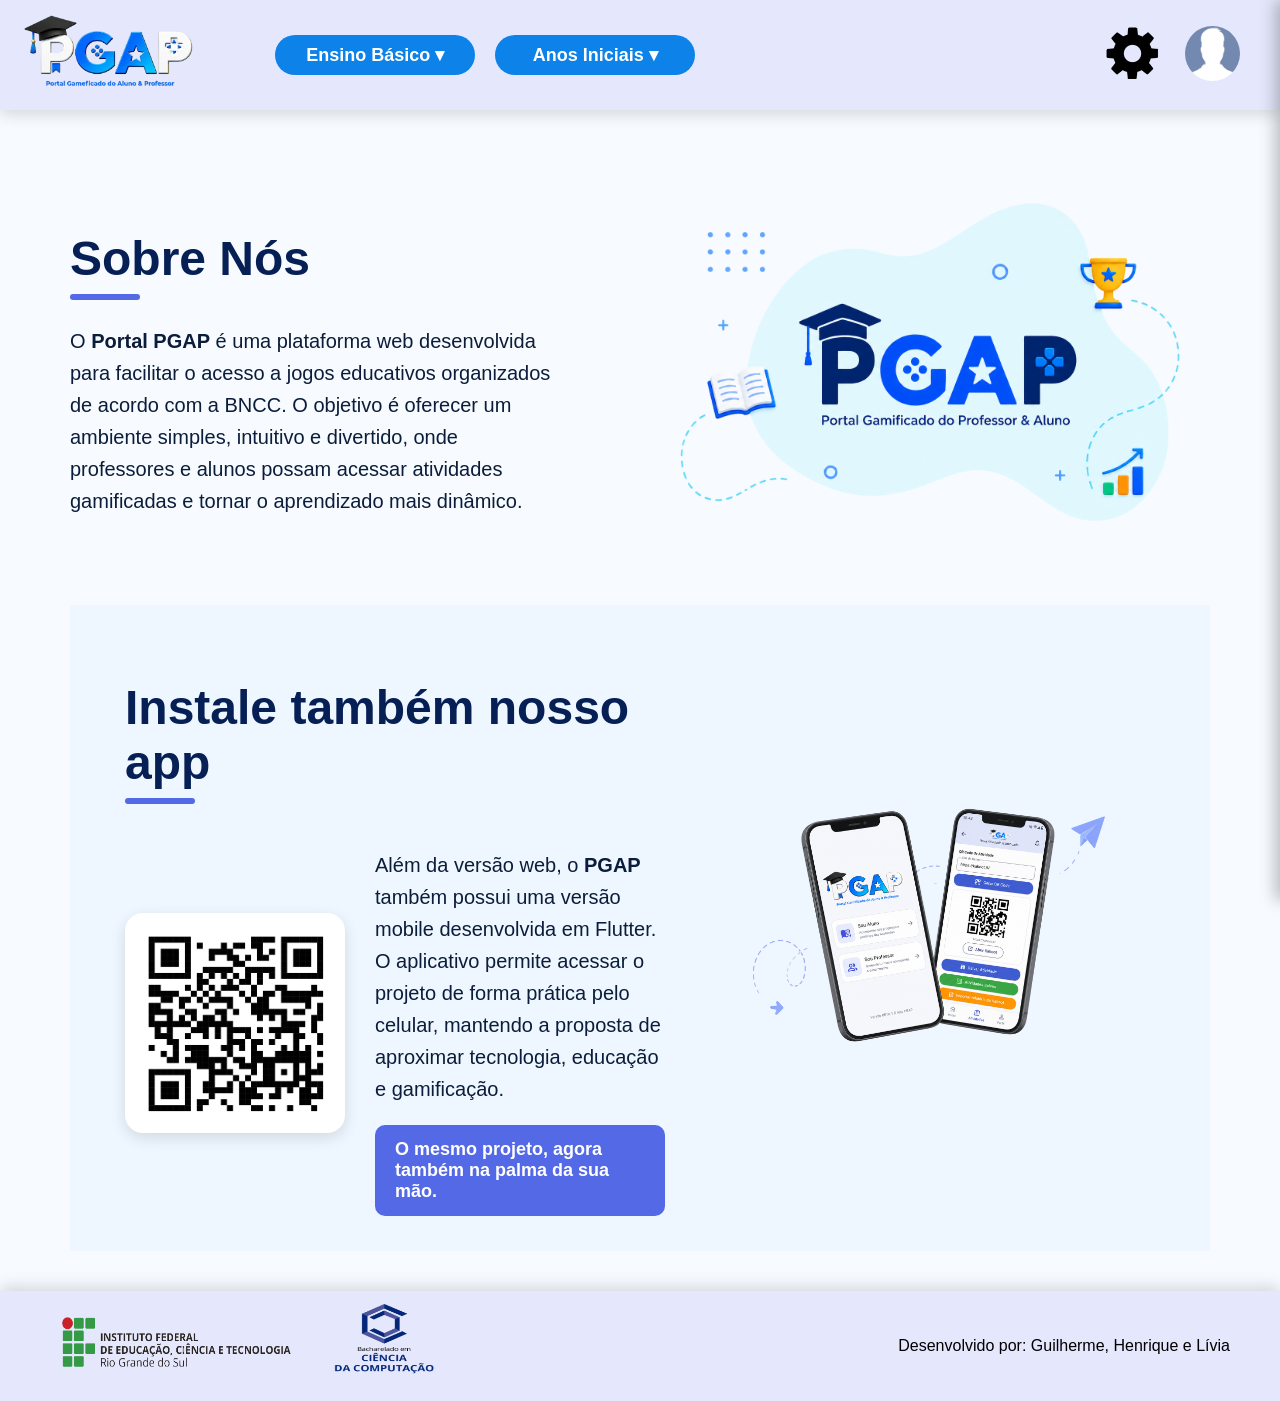
<file: index.html>
<!DOCTYPE html>
<!--[if lt IE 7]>      <html class="no-js lt-ie9 lt-ie8 lt-ie7"> <![endif]-->
<!--[if IE 7]>         <html class="no-js lt-ie9 lt-ie8"> <![endif]-->
<!--[if IE 8]>         <html class="no-js lt-ie9"> <![endif]-->
<!--[if gt IE 8]>      <html class="no-js"> <!--<![endif]-->
<html>
    <head>
        <meta charset="utf-8">
        <meta http-equiv="X-UA-Compatible" content="IE=edge">
        <title>PGAP web</title>
        <meta name="description" content="">
        <meta name="viewport" content="width=device-width, initial-scale=1">
        <link rel="stylesheet" href="pgapweb.css">
        <link rel="stylesheet" href="modoescuro.css">
        <link rel="stylesheet" href="moldecard.css">
        <link rel="stylesheet" href="header.css">
    </head>

    <body>

         <!-- Header -->
<header>

<a href="#" class="logopgap-link" id="logoHome">
    <img src="Imagens/logo_pgap.png" alt="Logo PGAP" class="logo_pgap">
</a>

<nav class="header_menu">  <!-- Utilizamos nav por ser um menu de navegação -->

<div class="ebasico-dropdown">
        <button class="botao-ebasico" id="botaoEnsinoBasico">Ensino Básico ▾</button>

        <div class="opcoes-ebasico">
            <button id="botaoCriancas">Crianças pequenas (0 - 5 anos)</button>
        </div>
    </div>

   <div class="anosini-dropdown">
        <button class="botao-anosini" id="botaoAnosIniciais">Anos Iniciais ▾</button>

        <div class="opcoes-anosini">
            <button id="botao1ano">1° Ano</button>
            <button id="botao2ano">2° Ano</button>
            <button id="botao3ano">3° Ano</button>
        </div>
    </div>  

</nav>

<div class="config">
    <img src="Imagens/configuracao.png.png" alt="Configurações" class="icone_config" id="botao_config">
</div>

<div class="perfil">
    <img src="Imagens/avatar_semrosto.png" alt="Perfil" class="avatar" id="avatarPerfil">
    <input type="file" id="SelecionarImagem" accept="image/*">
</div>

</header>

<!-- Drawer de configurações -->
<div id="drawerConfig" class="drawer-config">
    <div class="Voltar">
    <img src="Imagens/seta.png" alt="Seta_Voltar" class="seta_voltar" id="botao_voltar">

    <div class="opcao-tema">
    <p>Modo escuro</p>

    <label class="escolha">
        <input type="checkbox" id="escolhaTema">  <!-- Label pra envolver o botao (deixar clicavel) -->
        <span class="slider"></span>
    </label>
</div>

    </div>
     </div>


<!-- Main -->

<main id="conteudo">

    <!-- Tela Principal -->
    <section class="tela ativa conteudo-principal" id="tela-principal">

        <section class="sobre-nos">
            <div class="texto-sobre">
                <h1>Sobre Nós</h1>
                <div class="linha-titulo"></div>

                <p>
                    O <strong>Portal PGAP</strong> é uma plataforma web desenvolvida para
                    facilitar o acesso a jogos educativos organizados de acordo com a
                    BNCC. O objetivo é oferecer um ambiente simples, intuitivo e divertido,
                    onde professores e alunos possam acessar atividades gamificadas e
                    tornar o aprendizado mais dinâmico.
                </p>
            </div>

            <div class="imagem-sobre">
                <img src="Imagens/sobrenos.png" alt="Ilustração do projeto PGAP">
            </div>
        </section>

        <section class="app-pgap">
            <div class="info-app">
                <h2>Instale também nosso app</h2>
                <div class="linha-titulo"></div>

                <div class="app-conteudo">
                    <img class="qr-code" src="Imagens/qrcode.png" alt="qr code para baixar o app PGAP">

                    <div class="texto-app">
                        <p>
                            Além da versão web, o <strong>PGAP</strong> também possui uma versão
                            mobile desenvolvida em Flutter. O aplicativo permite acessar o projeto
                            de forma prática pelo celular, mantendo a proposta de aproximar
                            tecnologia, educação e gamificação.
                        </p>

                        <div class="destaque-app">
                            O mesmo projeto, agora também na palma da sua mão.
                        </div>
                    </div>
                </div>
            </div>

            <div class="imagem-app">
                <img src="Imagens/apppgap.png" alt="Imagem do aplicativo PGAP">
            </div>
        </section>

    </section>

    <!-- Tela Crianças Pequenas -->

    <section class="tela tela-jogos" id="tela-criancas">  <!-- o tela tela é pro queryselector achar a tela no js -->

    <div class="cabecalho-tela-jogos">
        <h1>Crianças pequenas</h1>
        <p>Jogos educativos para crianças de 0 a 5 anos, com foco em percepção visual, cores, formas e primeiros aprendizados.</p>
    </div>

    <div class="cards-jogos">

        <div class="card-jogo"

onclick="abrirMoldeJogo(

'Jogo das Sombras',

'Imagens/jogosombras.png',

'EI03CG05 e EI03ET01',

'Desenvolver a coordenação motora e a percepção das características dos objetos.',

'https://www.escolagames.com.br/jogos/jogo-das-sombras'

)">

<img src="Imagens/jogosombras.png">

<h2>Jogo das Sombras</h2>

</div>

        <div class="card-jogo"

onclick="abrirMoldeJogo(

'Sítio do Picapau Amarelo',

'Imagens/sitiopicapau.png',

'EI03CG05 e EI03ET05',

'Desenvolver a coordenação motora e a classificação de objetos por semelhanças e diferenças.',

'https://www.escolagames.com.br/jogos/sitio-do-picapau-amarelo'

)">
            <img src="Imagens/sitiopicapau.png" alt="Sítio do Picapau Amarelo">
            <h2>Sítio do Picapau Amarelo</h2>
        </div>

        <div class="card-jogo"

onclick="abrirMoldeJogo(

'Zebuzim',

'Imagens/zebuzim.png',

'EI03CG05 e EI03ET05',

'Desenvolver a coordenação motora e a classificação de objetos por semelhanças e diferenças.',

'https://www.escolagames.com.br/jogos/zebuzim'

)">
            <img src="Imagens/zebuzim.png" alt="Zebuzim">
            <h2>Zebuzim</h2>
        </div>

    </div>

</section>




<!-- Tela 1 ano -->

    <section class="tela tela-1ano" id="tela-1ano">  <!-- o tela tela é pro queryselector achar a tela no js -->

    <div class="cabecalho-tela-jogos">
        <h1>1° Ano</h1>
        <p>Jogos educativos para crianças do nível do 1° Ano, com foco em percepção visual, cores, formas e primeiros aprendizados.</p>
    </div>

    <div class="cards-jogos">

        <div class="card-jogo"

onclick="abrirMoldeJogo(

'Festa Junina - Caça Palavras',

'Imagens/festajunina.png',

'EF12LP01',

'Desenvolver a leitura de palavras com precisão e reconhecimento de palavras frequentes.',

'https://www.escolagames.com.br/jogos/festa-junina-caca-palavras'

)">

<img src="Imagens/festajunina.png">

<h2>Festa Junina - Caça Palavras</h2>

</div>

        <div class="card-jogo"

onclick="abrirMoldeJogo(

'Hino Nacional Brasileiro',

'Imagens/hinobrasil.png',

'EF15AR25 e EF35LP23',

'Conhecer e valorizar o patrimônio cultural e as diferentes manifestações artísticas.',

'https://www.escolagames.com.br/jogos/hino-nacional-brasileiro'

)">
            <img src="Imagens/hinobrasil.png" alt="Hino Nacional Brasileiro">
            <h2>Hino Nacional Brasileiro</h2>
        </div>

        <div class="card-jogo"

onclick="abrirMoldeJogo(

'Meu Arraia',

'Imagens/arraia.png',

'EF15AR26',

'Explorar tecnologias e recursos digitais para estimular a criatividade e a expressão artística.',

'https://www.escolagames.com.br/jogos/meu-arraial'

)">
            <img src="Imagens/arraia.png" alt="Meu Arraia">
            <h2>Meu Arraia</h2>
        </div>

    </div>

</section>




<!-- Tela 2° ano -->

    <section class="tela tela-2ano" id="tela-2ano">  <!-- o tela tela é pro queryselector achar a tela no js -->

    <div class="cabecalho-tela-jogos">
        <h1>2° Ano</h1>
        <p>Jogos educativos para crianças do nível do 2° Ano, com foco em percepção visual, cores, formas e primeiros aprendizados.</p>
    </div>

    <div class="cards-jogos">

        <div class="card-jogo"

onclick="abrirMoldeJogo(

'Quiz do trânsito',

'Imagens/transito.png',

'EF02GE03',

'Compreender os meios de transporte e comunicação e seu uso responsável.',

'https://www.escolagames.com.br/jogos/quiz-do-transito'

)">

<img src="Imagens/transito.png" alt="Quiz do trânsito">

<h2>Quiz do trânsito</h2>

</div>

        <div class="card-jogo"

onclick="abrirMoldeJogo(

'Pula Pula Coelhinho 2',

'Imagens/coelho.png',

'EF02MA12',

'Desenvolver a orientação espacial por meio da localização e do deslocamento de pessoas e objetos.',

'https://www.escolagames.com.br/jogos/pula-pula-coelhinho-2'

)">
            <img src="Imagens/coelho.png" alt="Pula Pula Coelhinho 2">
            <h2>Pula Pula Coelhinho 2</h2>
        </div>

        <div class="card-jogo"

onclick="abrirMoldeJogo(

'Calendário mágico',

'Imagens/calendario.png',

'EF01MA17, EF02HI07 e EF02MA18',

'Compreender a organização do tempo por meio do calendário, relógio e períodos do dia.',

'https://www.escolagames.com.br/jogos/calendario-magico'

)">
            <img src="Imagens/calendario.png" alt="Calendário mágico">
            <h2>Calendário mágico</h2>
        </div>

    </div>

</section>





<!-- Tela 3° ano -->

    <section class="tela tela-3ano" id="tela-3ano">  <!-- o tela tela é pro queryselector achar a tela no js -->

    <div class="cabecalho-tela-jogos">
        <h1>3° Ano</h1>
        <p>Jogos educativos para crianças do nível do 3° Ano, com foco em percepção visual, cores, formas e primeiros aprendizados.</p>
    </div>

    <div class="cards-jogos">

        <div class="card-jogo"

onclick="abrirMoldeJogo(

'Países da Copa 2026',

'Imagens/copa.png',

'EF35EF03',

'Valorizar os jogos, brincadeiras e a diversidade da cultura brasileira.',

'https://www.escolagames.com.br/jogos/paises-da-copa-2026'

)">

<img src="Imagens/copa.png" alt="Países da Copa 2026">

<h2>Países da Copa 2026</h2>

</div>

        <div class="card-jogo"

onclick="abrirMoldeJogo(

'Planeta Terra',

'Imagens/terra.png',

'EF03CI07',

'Identificar características da Terra por meio de mapas, globos e imagens do planeta.',

'https://www.escolagames.com.br/jogos/planeta-terra'

)">
            <img src="Imagens/terra.png" alt="Planeta Terra">
            <h2>Planeta Terra</h2>
        </div>

        <div class="card-jogo"

onclick="abrirMoldeJogo(

'Hora de Pintar Dino',

'Imagens/pintar.png',

'EF15AR26',

'Explorar tecnologias e recursos digitais para estimular a criatividade e a aprendizagem.',

'https://www.escolagames.com.br/jogos/hora-de-pintar-dino'

)">
            <img src="Imagens/pintar.png" alt="Hora de Pintar Dino">
            <h2>Hora de Pintar Dino</h2>
        </div>

    </div>

</section>





</main>


<!-- RODAPÉ DO SITE -->

<footer>

    <div class="rodape-esquerda">
<a class="link_ifrs" href="https://ifrs.edu.br/ibiruba/">
    <img src="Imagens/ifrs.png" alt="Logo IFRS" class="logo_ifrs" id="logoIfrs">
</a>

<a href="https://www.instagram.com/computacaoifrsibiruba/">
    <img src="Imagens/cc.png" alt="Ciência da Computação" class="logo_cc" id="logo_cc">
</a>

    </div> 

    <div class="rodape-direita">

<p class="texto_footer">Desenvolvido por: Guilherme, Henrique e Lívia</p>

    </div>

</footer>


<!-- MOLDE DO JOGO PÓS CLICK DO USUÁRIO -->

<div class="molde-fundo" id="moldeJogo">

    <div class="molde-card">

        <button class="fechar-molde" id="fecharMolde">
            x
        </button>

        <img id="moldeImagem" class="molde-img">

        <h2 id="moldeTitulo"></h2>

        <p>
            <strong>BNCC:</strong><br>
            <span id="moldeBncc"></span>
        </p>

        <p>
            <strong>Objetivo do jogo:</strong><br>
            <span id="moldeObjetivo"></span>
        </p>

        <a id="moldeLink"
           href="#"
           target="_blank"
           class="botao-jogar">

            Acessar jogo

        </a>

    </div>

</div>

        <script src="pgapweb.js" async defer></script>
    </body>
</html>
</file>
<file: pgapweb.css>
/* FAZ COM QUE A TRANSIÇÃO DA MAIN SEJA SUAVE */

html {
    scroll-behavior: smooth;   
}

/* FUNDO DO SITE*/

body{
    margin: 0;
    min-height: 100vh;
    background-color: rgb(177, 212, 233);
    font-family: Arial, sans-serif;

    display: flex;
    flex-direction: column;

    padding-top: 110px;
}

/* ESTILIZAÇÃO DO MAIN OU TELA PRINCIPAL */

main{
    flex: 1;
    background-color:  #f7fbff;
}

.conteudo-principal {
    background: #f7fbff;
    padding: 50px 70px 40px;
}

.sobre-nos {
    display: flex;
    align-items: center;
    justify-content: space-between;
    gap: 50px;
    margin-bottom: 45px;
}

.texto-sobre {
    flex: 1;
}

.texto-sobre h1,
.info-app h2 {
    font-size: 48px;
    color: #061f55;
    margin-bottom: 8px;
}

.linha-titulo {
    width: 70px;
    height: 6px;
    background: #5369e6;
    border-radius: 10px;
    margin-bottom: 25px;
}

.texto-sobre p,
.texto-app p {
    font-size: 20px;
    line-height: 1.6;
    color: #0b1d3a;
}

.imagem-sobre {
    flex: 1.2;
}

.imagem-sobre img {
    width: 100%;
    max-width: 620px;
}

.app-pgap {
    background: #eef7ff;
    display: flex;
    align-items: center;
    justify-content: space-between;
    gap: 40px;
    padding: 35px 55px;
    border-radius: 0;
}

.info-app {
    flex: 1.2;
}

.app-conteudo {
    display: flex;
    align-items: center;
    gap: 30px;
}

.qr-code {
    width: 190px;
    height: 190px;
    object-fit: cover;
    background: white;
    padding: 15px;
    border-radius: 18px;
    box-shadow: 0 5px 15px rgba(0,0,0,0.12);
}

.texto-app {
    max-width: 520px;
}

.destaque-app {
    background: #5369e6;
    color: white;
    font-size: 18px;
    font-weight: bold;
    padding: 14px 20px;
    border-radius: 10px;
    margin-top: 18px;
}

.imagem-app {
    flex: 1;
    text-align: center;
}

.imagem-app img {
    width: 100%;
    max-width: 390px;
}

/* ESTILIZAÇÃO DO RODAPÉ */

footer{
    width: 100%;
    height: 110px;

    background-color: #e5e8fc;
    box-shadow: 0 -4px 15px rgba(0,0,0,0.15);

    display: flex;
    justify-content: space-between;
    align-items: center;

    padding-left: 20px;
    padding-right: 20px;
    box-sizing: border-box;
}

.logo_ifrs{
    height: 80px;
    width: 250px;
    padding-left: 30px;
   
    transition: 0.3s; /* Faz o aumento da logo ser suave e nao de soco */
}

.logo_ifrs:hover{
transform: scale(1.1); 
cursor: pointer; 
}

.link_ifrs{
text-decoration: none; /* Tira um anderline que fica sobrando no link */
}

.logo_cc{
    height: 80px;
    width: 100px;
    padding-left: 30px;
   
    transition: 0.3s; /* Faz o aumento da logo ser suave e nao de soco */
}

.logo_cc:hover{
transform: scale(1.1); 
cursor: pointer; 
}

.texto_footer{
    padding-right: 30px;
}
</file>
<file: modoescuro.css>
/* Tema Escuro HEADER*/

body.tema-escuro{
    background-color: #121826;
    color: white;
}

body.tema-escuro header{
    background-color: #1f2937;          
}

body.tema-escuro .drawer-config{
    background-color: #1f2937;
    color: white;
}

/* BOTAO ENSINO BASICO MODO ESCURO */

body.tema-escuro .botao-anosini,
body.tema-escuro .botao-ebasico{
    color: rgb(255, 255, 255);
    background-color: #121826;;
}

body.tema-escuro .opcoes-anosini,
body.tema-escuro .opcoes-ebasico{
    background-color: #1f2937;
}

body.tema-escuro .opcoes-anosini button,
body.tema-escuro .opcoes-ebasico button{
    background-color: #1f2937;
    color: white;
}

body.tema-escuro .opcoes-anosini button:hover,
body.tema-escuro .opcoes-ebasico button:hover{
    background-color: #374151;
}

/* ESTILIZAÇÃO DA MAIN MODO ESCURO */

body.tema-escuro .conteudo-principal{
    background-color: #0b1d3a;
}

body.tema-escuro .texto-sobre h1,
body.tema-escuro .info-app h2{
    color:  white;
}

body.tema-escuro .linha-titulo{
    background-color: darkblue;
}

body.tema-escuro .texto-sobre p,
body.tema-escuro .texto-app p{
    color: white;
}

body.tema-escuro .app-pgap{
    background-color: #132643;
}

body.tema-escuro .destaque-app{
    background-color: #374151;
}

/* TELA DE JOGOS - MODO ESCURO */

body.tema-escuro main {
    background-color: #0b1d3a;
}

body.tema-escuro .tela-jogos {
    background-color: #0b1d3a;
}

body.tema-escuro .cabecalho-tela-jogos h1,
body.tema-escuro .cabecalho-tela-jogos p {
    color: white;
}

body.tema-escuro .card-jogo {
    background-color: #1f2937;
}

body.tema-escuro .card-jogo h2 {
    color: white;
}

/* Modo Escuro do molde de card pós click do usuario */

body.tema-escuro .molde-card{

    background:#1f2937;

}

body.tema-escuro .molde-card h2,

body.tema-escuro .molde-card p,

body.tema-escuro .fechar-molde{

    color:white;

}

body.tema-escuro .botao-jogar{

    background:#374151;

}

/* ESTILIZAÇÃO DO RODAPÉ TEMA ESCURO*/

body.tema-escuro footer{
    background-color: #1f2937;
}

body.tema-escuro .logo_cc,
body.tema-escuro .logo_ifrs{
    filter: brightness(0) saturate(100%) invert(100%) sepia(6%) saturate(0%) hue-rotate(351deg) brightness(105%) contrast(100%);
}
</file>
<file: moldecard.css>
/* TELA DE JOGOS */

.tela-3ano,
.tela-2ano,
.tela-1ano,
.tela-jogos {
    padding: 35px 45px;
    min-height: 460px;
}

/* Para as telas ficarem separadas */

.tela {
    display: none;
}

.tela.ativa {
    display: block;
}

.cabecalho-tela-jogos h1 {
    font-size: 48px;
    margin: 0 0 10px;
    color: black;
}

.cabecalho-tela-jogos p {
    font-size: 20px;
    max-width: 850px;
    color: #111;
    margin-bottom: 30px;
}

.cards-jogos {
    display: flex;
    gap: 25px;
    flex-wrap: wrap;
}

.card-jogo {
    width: 220px;
    background-color: #eeeeee;
    border-radius: 0 0 18px 18px;
    overflow: hidden;
    cursor: pointer;
    transition: 0.3s;
    box-shadow: 0 5px 12px rgba(0,0,0,0.18);
}

.card-jogo img {
    width: 100%;
    height: 155px;
    object-fit: cover;
    display: block;
}

.card-jogo h2 {
    font-size: 22px;
    text-align: center;
    padding: 18px 10px;
    margin: 0;
    color: black;
    font-weight: normal;
}

.card-jogo:hover {
    transform: translateY(-8px) scale(1.03);
    box-shadow: 0 10px 22px rgba(0,0,0,0.28);
}

/* ESTILIZAÇÃO Do molde de card pós seleção do usuário*/

.molde-fundo{

    display:none;

    position:fixed;

    inset:0;

    background-color:rgba(0,0,0,.65);

    z-index:2000;

    justify-content:center;

    align-items:center;

}

.molde-fundo.aberto{

    display:flex;

}

.molde-card{

    width:420px;

    max-width:90%;

    background:white;

    border-radius:18px;

    padding:25px;

    text-align:center;

    position:relative;

    box-shadow:0 12px 30px rgba(0,0,0,.35);

}

.fechar-molde{

    position:absolute;

    top:10px;

    right:15px;

    border:none;

    background:transparent;

    font-size:34px;

    cursor:pointer;

}

.molde-img{

    width:170px;

    height:120px;

    object-fit:cover;

    border-radius:12px;

    margin-bottom:18px;

}

.molde-card h2{

    margin:0 0 20px;

    font-size:28px;

    color:#061f55;

}

.molde-card p{

    font-size:17px;

    color:#222;

    line-height:1.5;

    margin-bottom:18px;

}

.botao-jogar{

    display:inline-block;

    margin-top:10px;

    padding:12px 24px;

    background:#5369e6;

    color:white;

    text-decoration:none;

    border-radius:10px;

    font-weight:bold;

    transition:.3s;

}

.botao-jogar:hover{

    transform:scale(1.05);

}
</file>
<file: header.css>
/* CABEÇALHO */

header{
position: fixed; /* Mantém a header no topo quando o usuário rolar para baixo*/
top: 0; /* Ele faz com que a header fixe no topo */

left: 0;
width: 100%;
height: 110px;

box-sizing: border-box; /* Evita que o avatar sai pra fora da header */

background-color: #e5e8fc;
box-shadow: 0 4px 15px rgba(0, 0, 0, 0.15);


display: flex;
align-items: center; /* Fica bem no meio da caixa/div */

padding-left: 20px;
padding-right: 20px;
}

.logo_pgap{
    height: 80px;
    width: auto;
   
    transition: 0.3s; /* Faz o aumento da logo ser suave e nao de soco */
}

.logo_pgap:hover{
transform: scale(1.1); /* Faz com que quando o mouse estiver emcima aumente 110% do tamanho*/
cursor: pointer; /* Faz parecer clicavel */
}

.logopgap-link {
    text-decoration: none;
}

.perfil{
    margin-left: 20px;
    margin-right: 20px;

}

.avatar{
    width: 55px;
    height: 55px;
    border-radius: 50%;
    cursor: pointer;
    object-fit: cover; /* Faz com que a imagem que o usuario enviar se encaixe no moldura do avatar*/
    transition: 0.3s;
}

.avatar:hover{
    transform: scale(1.1);
}

#SelecionarImagem{
    display: none; /* Isso serve para esconder o botao de escolher arquivos (do avatar) */
}

.config{
margin-left: auto;
}

.icone_config{
width: 65px;
height: 65px;
cursor: pointer;
transition: 0.3s;

}

.icone_config:hover{
    transform: rotate(90deg) scale(1.1); /* o rotate serve para girar a imagem pra dar efeito de engrenagem */
}

.drawer-config{
    position: fixed;
    top: 0;
    right: -320px;      /* css do drawer da configuração -320 é pra ele ficar escondido */

    width: 320px;
    height: 100vh;

    background-color: rgb(177, 212, 233);
    box-shadow: -5px 0 15px rgba(0,0,0,0.25);

    transition: 0.4s;
}

.drawer-config.aberto{
    right: 0;              /* quando o drawer abre ele volta o right pro 0 pra aparecer na tela */
}

.Voltar{
   height: 80px;
    width: auto;
}

.seta_voltar{
width: 50px;
height: 50px;
cursor: pointer;
transition: 0.3s;

margin-left: 10px;
margin-top: 10px;
}

.seta_voltar:hover{
transform: scale(1.1);
}

.opcao-tema{
    /* é para deixar o botao de um lado e o texto de outro */
    display: flex;
    justify-content: space-between;
    align-items: center;
    padding: 20px;
    font-size: 18px;
}

.escolha{
   /* corpo do botão */
    position: relative;
    width: 55px;
    height: 28px;
}

.escolha input{
    /* configuração do checkbox pra esconder o checkbox padrao */
    display: none;
}

.slider{
    /* fundo do botão */
    position: absolute;
    cursor: pointer;
    inset: 0;              
    background-color: #ccc;
    border-radius: 30px;
    transition: 0.3s;
}

.slider::before{
    /* cria a bolinha do botao sem precisar add imagem de um botao */
    content: "";
    position: absolute;
    width: 22px;
    height: 22px;
    left: 3px;
    bottom: 3px;
    background-color: white;
    border-radius: 50%;
    transition: 0.3s;
}

.escolha input:checked + .slider{
    /* quando checkbox é marcado ele fica azul */
    background-color: #4f67f5;
}

.escolha input:checked + .slider::before{
    /* quando checkbox é marcado a bolinha anda pra direita */
    transform: translateX(27px);
}

/* BOTAO ENSINO BASICO E ANO INICIAL */

.header_menu{
    display: flex; 
    align-items: center;
    gap: 20px;
    margin-left: 80px;
}

.anosini-dropdown,
.ebasico-dropdown{
    position: relative;
}

.botao-anosini,
.botao-ebasico{
    background-color: rgb(13,130,233);
    border-radius: 50px;
    width: 200px;
    height: 40px;

    border: none;

    color: white;
    font-size: 18px;
    font-weight: bold;

    cursor: pointer;
    transition: .3s;

    display: flex;
    justify-content: center;
    align-items: center;
}

.botao-anosini:hover,
.botao-ebasico:hover{
    transform: scale(1.05);
    color: #000000;
}

.opcoes-anosini,
.opcoes-ebasico{
    display: none;
    position: absolute;
    top: 35px;
    left: 0;

    background-color: white;
    min-width: 230px;
    border-radius: 10px;
    box-shadow: 0 4px 15px rgba(0,0,0,0.20);
    overflow: hidden;
}

.opcoes-anosini.aberto,
.opcoes-ebasico.aberto{
    display: block;
}

.opcoes-anosini button,
.opcoes-ebasico button{
    width: 100%;
    padding: 12px;
    border: none;
    background-color: white;
    cursor: pointer;
    text-align: left;
    font-size: 15px;
}

.opcoes-anosini button:hover,
.opcoes-ebasico button:hover{
    background-color: #e5e8fc;
}
</file>
